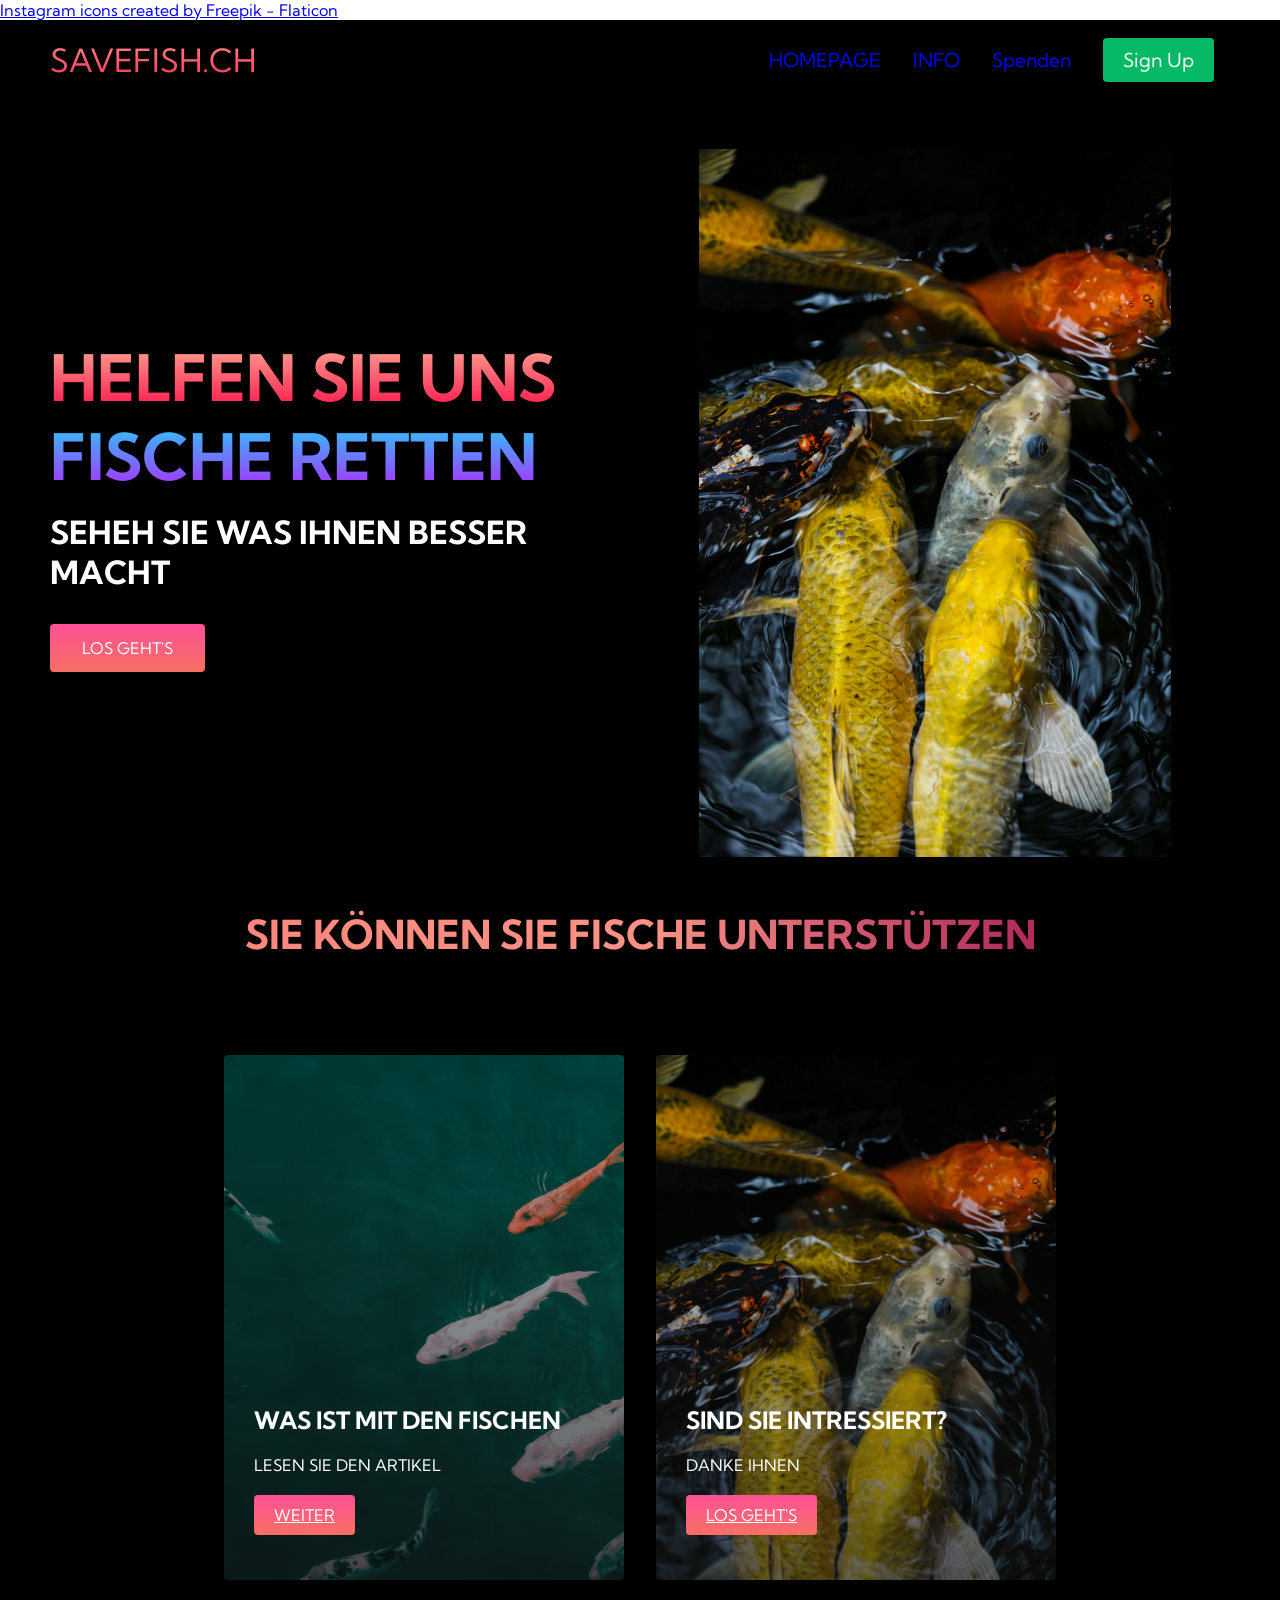
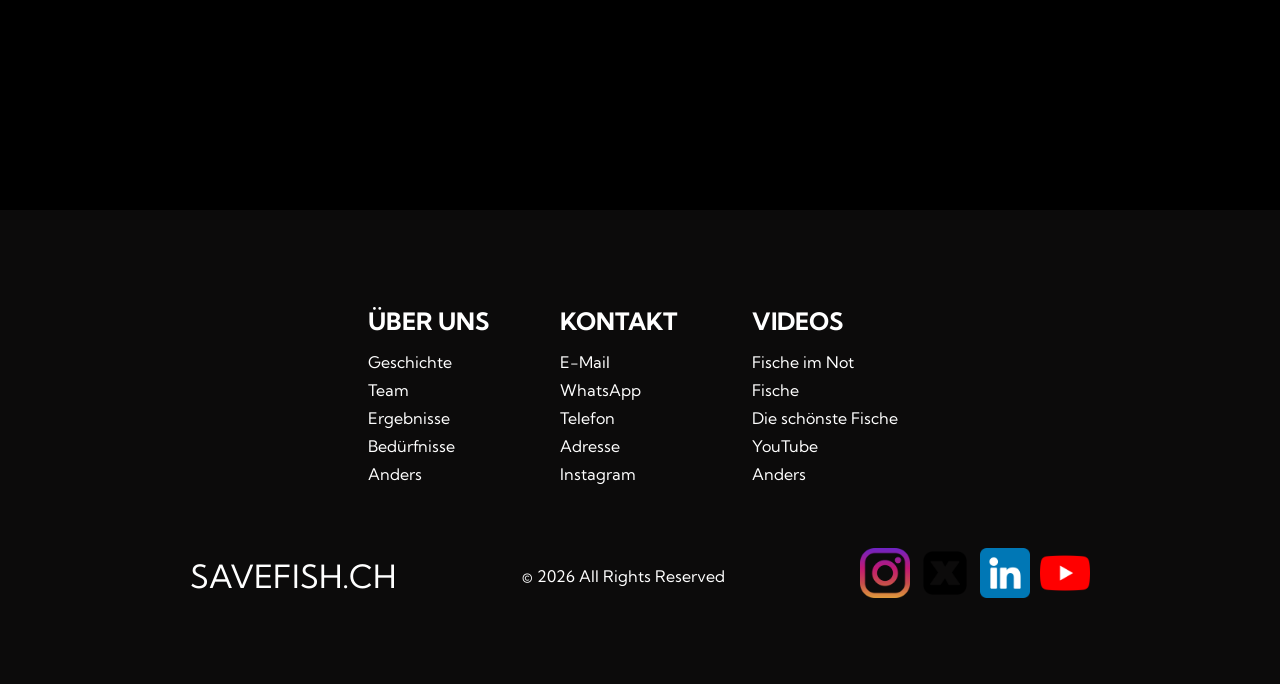
<file: index.html>
<!DOCTYPE html>
<html lang="en">
<head>
    <meta charset="UTF-8">
    <meta name="viewport" content="width=device-width, initial-scale=1.0">
    <title>SAVEFISH</title>
    <link rel="stylesheet" href="styles.css">
    <link rel="preconnect" href="https://fonts.googleapis.com">
<link rel="preconnect" href="https://fonts.gstatic.com" crossorigin>
<a href="https://www.flaticon.com/free-icons/instagram" title="instagram icons">Instagram icons created by Freepik - Flaticon</a>
<link href="https://fonts.googleapis.com/css2?family=Inter:ital,opsz,wght@0,14..32,100..900;1,14..32,100..900&family=Kumbh+Sans:wght,YOPQ@100..900,300&family=Montserrat:ital,wght@0,100..900;1,100..900&family=Open+Sans:ital,wght@0,300..800;1,300..800&family=Roboto:ital,wght@0,100..900;1,100..900&display=swap" rel="stylesheet">
</head>
<body>
    <nav class="navbar">
        <div class="navbar__container">
            <a href="index.html" id="navbar__logo">SAVEFISH.CH</a>
            <div class="navbar__toggle" id="mobile-menu">
                <span class="bar"></span> <span class="bar"></span>
                <span class="bar"></span>
            </div>
            <ul class="navbar__menu">
                <li class="navbar__item">
                    <a href="/" class="navbar__links">HOMEPAGE</a>
                </li>
                <li class="navbar__item">
                    <a href="tech.html" class="navbar__links">INFO</a>
                </li>
                <li class="navbar__item">
                    <a href="spenden.html" class="navbar__links">Spenden</a>
                </li>
                <li class="navbar__btn">
                    <a href="signup.html" class="button">Sign Up</a>
                </li>
            </ul>
        </div>
    </nav>
    <!--Zweite Sektion-->
    <div class="main">
        <div class="main__container">
            <div class="main__content">
                <h1>HELFEN SIE UNS</h1>
                <h2>FISCHE RETTEN</h2>
                <p>SEHEH SIE WAS IHNEN BESSER MACHT</p>
                <button class="main__btn"><a href="index.html">LOS GEHT'S</a></button>
            </div>
            <div class="main__img--container">
                <img src="images/fish4.jpg" alt="pic" id="main__img">
            </div>
        </div>
    </div>   

    <!--Services Sektion-->
    <div class="services">
        <h1>SIE KÖNNEN SIE FISCHE UNTERSTÜTZEN</h1>
        <div class="services__container">
            <div class="services__card">
                <h2>WAS IST MIT DEN FISCHEN</h2>
                <p>LESEN SIE DEN ARTIKEL</p>
                <a href="tech.html" class="weiter__button">WEITER</a>
            </div>
            <div class="services__card">
                <h2>SIND SIE INTRESSIERT?</h2>
                <p>DANKE IHNEN</p>
                <a href="spenden.html" class="weiter__button">LOS GEHT'S</a>
            </div>
        </div>
    </div>

    <!--Footer Sektion-->

    <div class="footer__container">
        <div class="footer__links">
            <div class="footer__link--wrapper">
                <div class="footer__link--items">
                    <h2>ÜBER UNS</h2>
                    <a href="/">Geschichte</a>
                    <a href="/">Team</a>
                    <a href="/">Ergebnisse</a>
                    <a href="/">Bedürfnisse</a>
                    <a href="/">Anders</a>
                </div>
                <div class="footer__link--items">
                    <h2>KONTAKT</h2>
                    <a href="/">E-Mail</a>
                    <a href="/">WhatsApp</a>
                    <a href="/">Telefon</a>
                    <a href="/">Adresse</a>
                    <a href="/">Instagram</a>
                </div>
             
                <div class="footer__link--items">
                    <h2>VIDEOS</h2>
                    <a href="/">Fische im Not</a>
                    <a href="/">Fische</a>
                    <a href="/">Die schönste Fische</a>
                    <a href="/">YouTube</a>
                    <a href="/">Anders</a>
               </div>    
            </div>   
        </div>
        <div class="social__media">
            <div class="social__media--wrap">
                <div class="footer__logo">
                    <a href="/" id="footer__logo"><i class="fas faa-gem"></i>SAVEFISH.CH</a>
                </div>
                <p class="website__rights">© 2026 All Rights Reserved</p>
                <div class="social__icons">
                    <a href="/" class="social__icon--link"
                     target="_blank">
                        <i class="fab fa-facebook"></i>
                    </a>
                    <a href="/" class="social__icon--link" target="_blank">
                       <img src="images/instagram (1).png" alt="Instagram">
                    </a>
                        
                    
                    <a href="/" class="social__icon--link"
                     target="_blank">
                        <img src="images/letter-x.png" alt="X">
                    </a>
                    <a href="/" class="social__icon--link"
                     target="_blank">
                        <img src="images/linkedin.png" alt="LinkedIn">
                    </a>
                    <a href="/" class="social__icon--link"
                     target="_blank">
                        <img src="images/youtube.png" alt="YouTube">
                    </a>
                </div>
            </div>
        </div>
    </div>    
    <script src="script.js"></script>
</body>
</html>
</file>
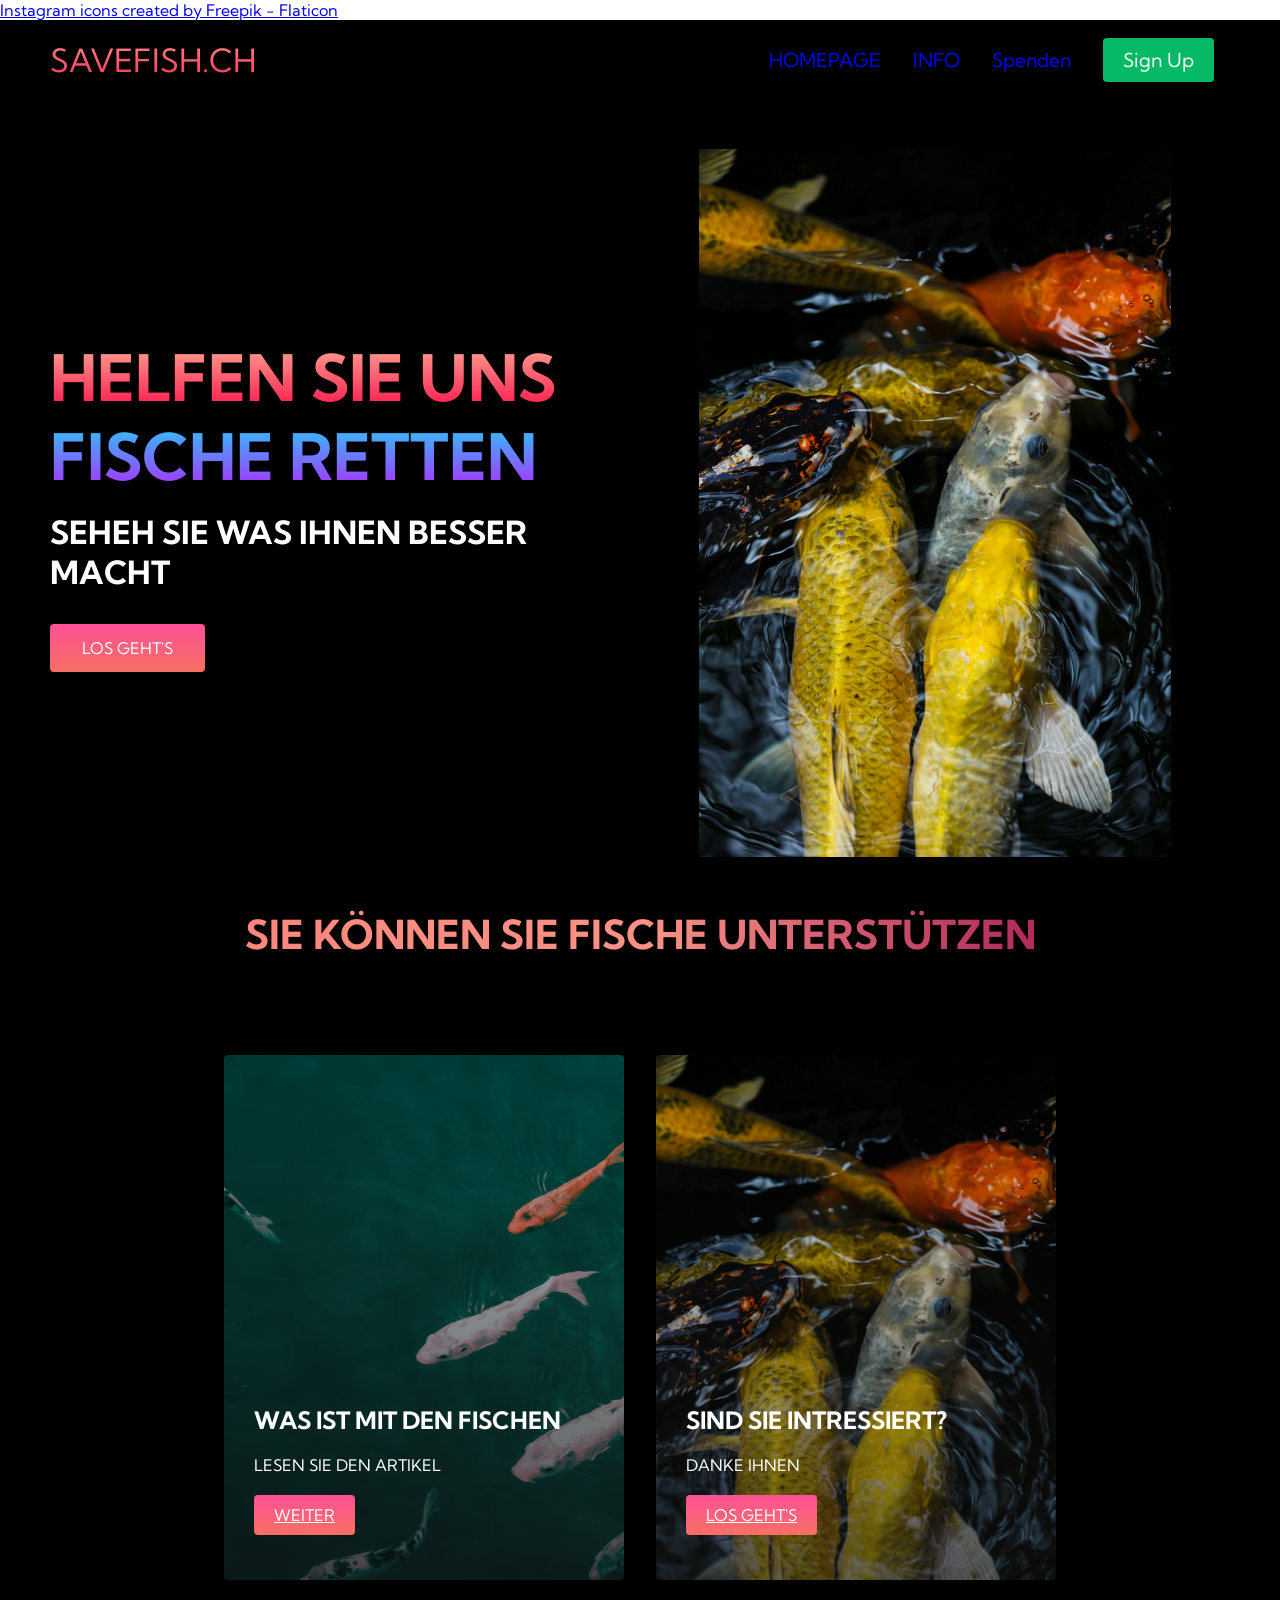
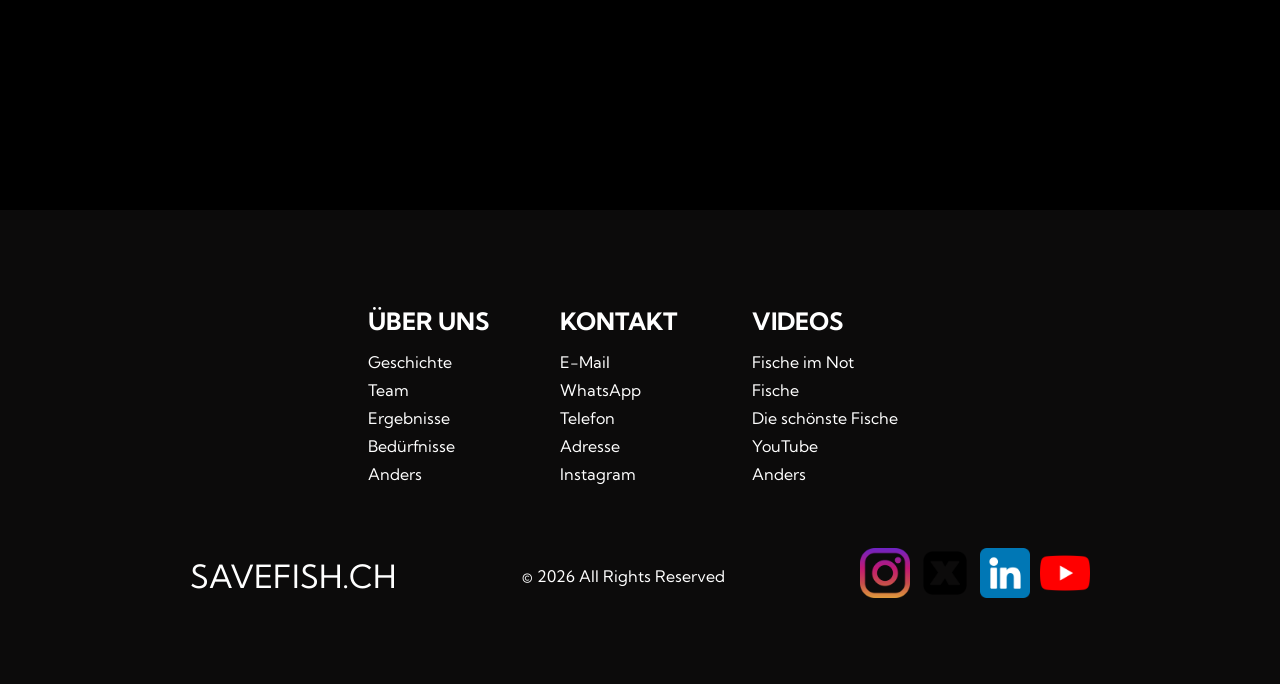
<file: aboutfish.html>
<!DOCTYPE html>
<html lang="en">
<head>
    <meta charset="UTF-8">
    <meta name="viewport" content="width=device-width, initial-scale=1.0">
    <title>SAVEFISH</title>
    <link rel="stylesheet" href="styles.css">
    <link rel="preconnect" href="https://fonts.googleapis.com">
<link rel="preconnect" href="https://fonts.gstatic.com" crossorigin>
<a href="https://www.flaticon.com/free-icons/instagram" title="instagram icons">Instagram icons created by Freepik - Flaticon</a>
<link href="https://fonts.googleapis.com/css2?family=Inter:ital,opsz,wght@0,14..32,100..900;1,14..32,100..900&family=Kumbh+Sans:wght,YOPQ@100..900,300&family=Montserrat:ital,wght@0,100..900;1,100..900&family=Open+Sans:ital,wght@0,300..800;1,300..800&family=Roboto:ital,wght@0,100..900;1,100..900&display=swap" rel="stylesheet">
</head>
<body>
    <nav class="navbar">
        <div class="navbar__container">
            <a href="index.html" id="navbar__logo">SAVEFISH.CH</a>
            <div class="navbar__toggle" id="mobile-menu">
                <span class="bar"></span> <span class="bar"></span>
                <span class="bar"></span>
            </div>
            <ul class="navbar__menu">
                <li class="navbar__item">
                    <a href="index.html" class="navbar__links">HOMEPAGE</a>
                </li>
                <li class="navbar__item">
                    <a href="tech.html" class="navbar__links">INFO</a>
                </li>
                <li class="navbar__item">
                    <a href="spenden.html" class="navbar__links">Spenden</a>
                </li>
                <li class="navbar__btn">
                    <a href="signup.html" class="button">Sign Up</a>
                </li>
            </ul>
        </div>
    </nav>
    <!--Zweite Sektion-->
    <div class="main">
        <div class="main__container">
            <div class="main__content">
                <h1>HELFEN SIE UNS</h1>
                <h2>FISCHE RETTEN</h2>
                <p>SEHEH SIE WAS IHNEN BESSER MACHT</p>
                <button class="main__btn"><a href="/">LOS GEHT'S</a></button>
            </div>
            <div class="main__img--container">
                <img src="images/fish4.jpg" alt="pic" id="main__img">
            </div>
        </div>
    </div>   

    <!--Services Sektion-->
    <div class="services">
        <h1>SIE KÖNNEN SIE FISCHE UNTERSTÜTZEN</h1>
        <div class="services__container">
            <div class="services__card">
                <h2>WAS IST MIT DEN FISCHEN</h2>
                <p>LESEN SIE DEN ARTIKEL</p>
                <a href="/" class="weiter__button">WEITER</a>
            </div>
            <div class="services__card">
                <h2>SIND SIE INTRESSIERT?</h2>
                <p>DANKE IHNEN</p>
                <a href="/" class="weiter__button">LOS GEHT'S</a>
            </div>
        </div>
    </div>

    <!--Footer Sektion-->

    <div class="footer__container">
        <div class="footer__links">
            <div class="footer__link--wrapper">
                <div class="footer__link--items">
                    <h2>ÜBER UNS</h2>
                    <a href="/">Geschichte</a>
                    <a href="/">Team</a>
                    <a href="/">Ergebnisse</a>
                    <a href="/">Bedürfnisse</a>
                    <a href="/">Anders</a>
                </div>
                <div class="footer__link--items">
                    <h2>KONTAKT</h2>
                    <a href="/">E-Mail</a>
                    <a href="/">WhatsApp</a>
                    <a href="/">Telefon</a>
                    <a href="/">Adresse</a>
                    <a href="/">Instagram</a>
                </div>
             
                <div class="footer__link--items">
                    <h2>VIDEOS</h2>
                    <a href="/">Fische im Not</a>
                    <a href="/">Fische</a>
                    <a href="/">Die schönste Fische</a>
                    <a href="/">YouTube</a>
                    <a href="/">Anders</a>
               </div>    
            </div>   
        </div>
        <div class="social__media">
            <div class="social__media--wrap">
                <div class="footer__logo">
                    <a href="/" id="footer__logo"><i class="fas faa-gem"></i>SAVEFISH.CH</a>
                </div>
                <p class="website__rights">© 2026 All Rights Reserved</p>
                <div class="social__icons">
                    <a href="/" class="social__icon--link"
                     target="_blank">
                        <i class="fab fa-facebook"></i>
                    </a>
                    <a href="/" class="social__icon--link" target="_blank">
                       <img src="images/instagram (1).png" alt="Instagram">
                    </a>
                        
                    
                    <a href="/" class="social__icon--link"
                     target="_blank">
                        <img src="images/letter-x.png" alt="X">
                    </a>
                    <a href="/" class="social__icon--link"
                     target="_blank">
                        <img src="images/linkedin.png" alt="LinkedIn">
                    </a>
                    <a href="/" class="social__icon--link"
                     target="_blank">
                        <img src="images/youtube.png" alt="YouTube">
                    </a>
                </div>
            </div>
        </div>
    </div>    
    <script src="script.js"></script>
</body>
</html>
</file>
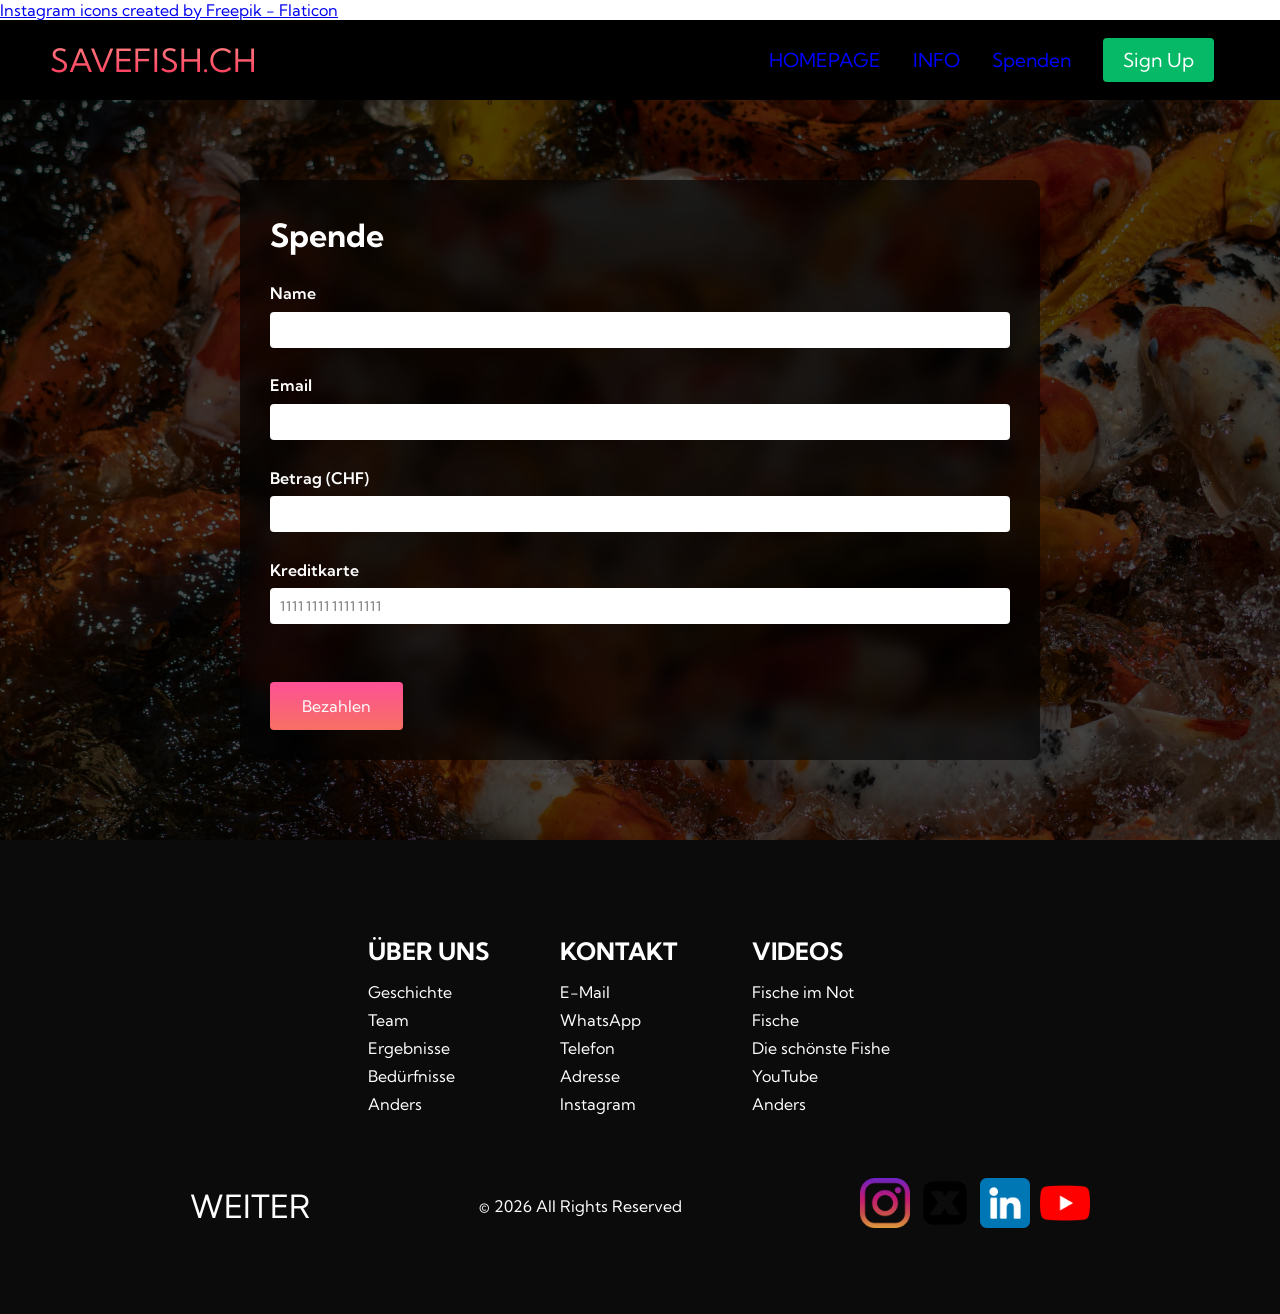
<file: payment.html>
<!DOCTYPE html>
<html lang="en">
<head>
    <meta charset="UTF-8">
    <meta name="viewport" content="width=device-width, initial-scale=1.0">
    <title>SAVEFISH</title>
    <link rel="stylesheet" href="styles.css">
    <link rel="preconnect" href="https://fonts.googleapis.com">
<link rel="preconnect" href="https://fonts.gstatic.com" crossorigin>
<a href="https://www.flaticon.com/free-icons/instagram" title="instagram icons">Instagram icons created by Freepik - Flaticon</a>
<link href="https://fonts.googleapis.com/css2?family=Inter:ital,opsz,wght@0,14..32,100..900;1,14..32,100..900&family=Kumbh+Sans:wght,YOPQ@100..900,300&family=Montserrat:ital,wght@0,100..900;1,100..900&family=Open+Sans:ital,wght@0,300..800;1,300..800&family=Roboto:ital,wght@0,100..900;1,100..900&display=swap" rel="stylesheet">
</head>
<body>
    <nav class="navbar">
        <div class="navbar__container">
            <a href="index.html" id="navbar__logo">SAVEFISH.CH</a>
            <div class="navbar__toggle" id="mobile-menu">
                <span class="bar"></span> <span class="bar"></span>
                <span class="bar"></span>
            </div>
            <ul class="navbar__menu">
                <li class="navbar__item">
                    <a href="index.html" class="navbar__links">HOMEPAGE</a>
                </li>
                <li class="navbar__item">
                    <a href="tech.html" class="navbar__links">INFO</a>
                </li>
                <li class="navbar__item">
                    <a href="spenden.html" class="navbar__links">Spenden</a>
                </li>
                <li class="navbar__btn">
                    <a href="signup.html" class="button">Sign Up</a>
                </li>
            </ul>
        </div>
    </nav>
    <!--Zweite Sektion-->
   <!-- <div class="main">
        <div class="main__container">
            <div class="main__content">
                <h1>SO KÖNNEN SIE UNS HELFEN</h1>
                <h2>FISCHE ZU RETTEN</h2>
                <p>SEHEH SIE WAS IHNEN BESSER MACHT</p>
                <button class="main__btn"><a href="/">LOS GEHT'S</a></button>
            </div>
            <div class="main__img--container">
                <img src="images/fish3.jpg" alt="pic" id="main__img">
            </div>
        </div>
    </div>   -->

    <!--Services Sektion-->
  <!--  <div class="services">
        <h1>SIE KÖNNEN SIE FISCHE UNTERSTÜTZEN</h1>
        <div class="services__container">
            <div class="services__card">
                <h2>WAS IST MIT DEN FISCHEN</h2>
                <p>DAS IST DIE LÖSUNG</p>
                <button>LOS GEHT'S</button>
            </div>
            <div class="services__card">
                <h2>SIND SIE INTRESSIERT?</h2>
                <p>DANKE IHNEN</p>
                <button>LOS GEHT'S</button>
            </div>
        </div>
    </div> -->
       <div class="info">
  <div class="info__container">
    <h1>Spende</h1>

    <form>
      <label>Name</label><br>
      <input type="text" required><br><br>

      <label>Email</label><br>
      <input type="email" required><br><br>

      <label>Betrag (CHF)</label><br>
      <input type="number" required><br><br>

      <label>Kreditkarte</label><br>
      <input type="text" placeholder="1111 1111 1111 1111"><br><br>

      <button type="submit" class="main__btn">Bezahlen</button>
    </form>
  </div>
</div>  
    <!--Footer Sektion-->

    <div class="footer__container">
        <div class="footer__links">
            <div class="footer__link--wrapper">
                <div class="footer__link--items">
                    <h2>ÜBER UNS</h2>
                    <a href="/">Geschichte</a>
                    <a href="/">Team</a>
                    <a href="/">Ergebnisse</a>
                    <a href="/">Bedürfnisse</a>
                    <a href="/">Anders</a>
                </div>
                <div class="footer__link--items">
                    <h2>KONTAKT</h2>
                    <a href="/">E-Mail</a>
                    <a href="/">WhatsApp</a>
                    <a href="/">Telefon</a>
                    <a href="/">Adresse</a>
                    <a href="/">Instagram</a>
                </div>
             
                <div class="footer__link--items">
                    <h2>VIDEOS</h2>
                    <a href="/">Fische im Not</a>
                    <a href="/">Fische</a>
                    <a href="/">Die schönste Fishe</a>
                    <a href="/">YouTube</a>
                    <a href="/">Anders</a>
               </div>    
            </div>   
        </div>
        <div class="social__media">
            <div class="social__media--wrap">
                <div class="footer__logo">
                    <a href="/" id="footer__logo"><i class="fas faa-gem"></i>WEITER</a>
                </div>
                <p class="website__rights">© 2026 All Rights Reserved</p>
                <div class="social__icons">
                    <a href="/" class="social__icon--link"
                     target="_blank">
                        <i class="fab fa-facebook"></i>
                    </a>
                    <a href="/" class="social__icon--link" target="_blank">
                       <img src="images/instagram (1).png" alt="Instagram">
                    </a>
                        
                    
                    <a href="/" class="social__icon--link"
                     target="_blank">
                        <img src="images/letter-x.png" alt="X">
                    </a>
                    <a href="/" class="social__icon--link"
                     target="_blank">
                        <img src="images/linkedin.png" alt="LinkedIn">
                    </a>
                    <a href="/" class="social__icon--link"
                     target="_blank">
                        <img src="images/youtube.png" alt="YouTube">
                    </a>
                </div>
            </div>
        </div>
    </div>    
    <script src="script.js"></script>
</body>
</html>
</file>
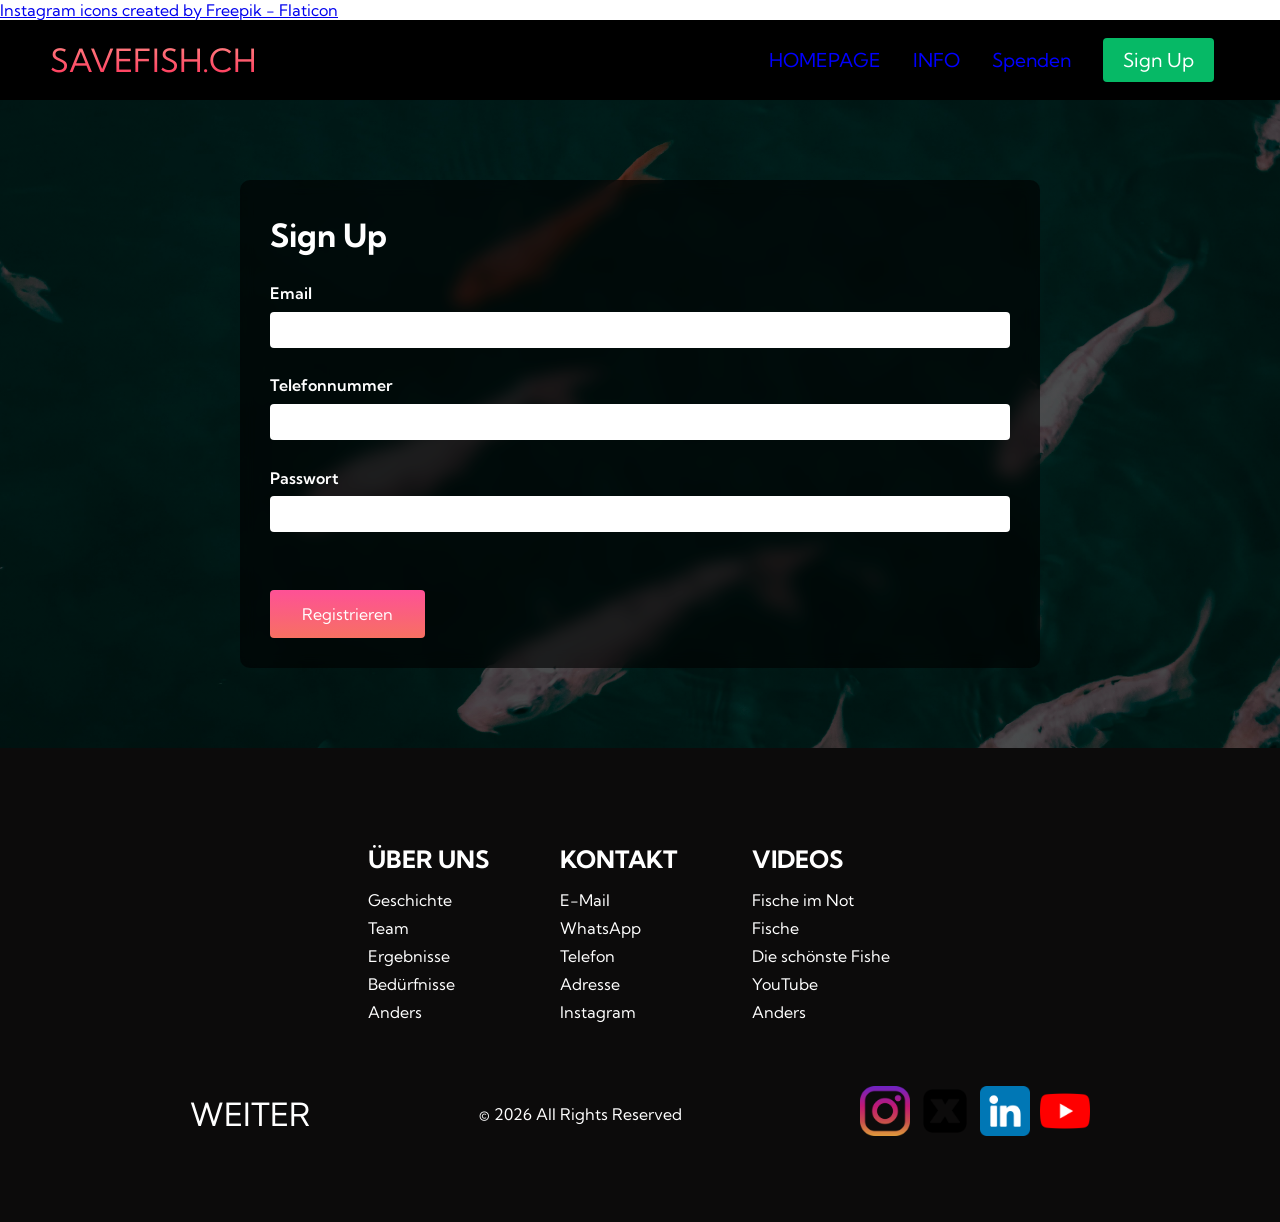
<file: signup.html>
<!DOCTYPE html>
<html lang="en">
<head>
    <meta charset="UTF-8">
    <meta name="viewport" content="width=device-width, initial-scale=1.0">
    <title>SAVEFISH</title>
    <link rel="stylesheet" href="styles.css">
    <link rel="preconnect" href="https://fonts.googleapis.com">
<link rel="preconnect" href="https://fonts.gstatic.com" crossorigin>
<a href="https://www.flaticon.com/free-icons/instagram" title="instagram icons">Instagram icons created by Freepik - Flaticon</a>
<link href="https://fonts.googleapis.com/css2?family=Inter:ital,opsz,wght@0,14..32,100..900;1,14..32,100..900&family=Kumbh+Sans:wght,YOPQ@100..900,300&family=Montserrat:ital,wght@0,100..900;1,100..900&family=Open+Sans:ital,wght@0,300..800;1,300..800&family=Roboto:ital,wght@0,100..900;1,100..900&display=swap" rel="stylesheet">
</head>
<body>
    <nav class="navbar">
        <div class="navbar__container">
            <a href="index.html" id="navbar__logo">SAVEFISH.CH</a>
            <div class="navbar__toggle" id="mobile-menu">
                <span class="bar"></span> <span class="bar"></span>
                <span class="bar"></span>
            </div>
            <ul class="navbar__menu">
                <li class="navbar__item">
                    <a href="index.html" class="navbar__links">HOMEPAGE</a>
                </li>
                <li class="navbar__item">
                    <a href="tech.html" class="navbar__links">INFO</a>
                </li>
                <li class="navbar__item">
                    <a href="spenden.html" class="navbar__links">Spenden</a>
                </li>
                <li class="navbar__btn">
                    <a href="signup.html" class="button">Sign Up</a>
                </li>
            </ul>
        </div>
    </nav>
    <!--Zweite Sektion-->
   <!-- <div class="main">
        <div class="main__container">
            <div class="main__content">
                <h1>SO KÖNNEN SIE UNS HELFEN</h1>
                <h2>FISCHE ZU RETTEN</h2>
                <p>SEHEH SIE WAS IHNEN BESSER MACHT</p>
                <button class="main__btn"><a href="/">LOS GEHT'S</a></button>
            </div>
            <div class="main__img--container">
                <img src="images/fish3.jpg" alt="pic" id="main__img">
            </div>
        </div>
    </div>   -->

    <!--Services Sektion-->
  <!--  <div class="services">
        <h1>SIE KÖNNEN SIE FISCHE UNTERSTÜTZEN</h1>
        <div class="services__container">
            <div class="services__card">
                <h2>WAS IST MIT DEN FISCHEN</h2>
                <p>DAS IST DIE LÖSUNG</p>
                <button>LOS GEHT'S</button>
            </div>
            <div class="services__card">
                <h2>SIND SIE INTRESSIERT?</h2>
                <p>DANKE IHNEN</p>
                <button>LOS GEHT'S</button>
            </div>
        </div>
    </div> -->
       <div class="signup">
        <div class="info__container">
            <h1>Sign Up</h1>

            <div>
                <label>Email</label><br>
                <input type="email" required><br><br>

                <label>Telefonnummer</label><br>
                <input type="tel"  required><br><br>

                <label>Passwort</label><br>
                <input type="password" required><br><br>

                <button type="submit" class="main__btn">Registrieren</button>
            </div>
        </div>
       </div>
    <!--Footer Sektion-->

    <div class="footer__container">
        <div class="footer__links">
            <div class="footer__link--wrapper">
                <div class="footer__link--items">
                    <h2>ÜBER UNS</h2>
                    <a href="/">Geschichte</a>
                    <a href="/">Team</a>
                    <a href="/">Ergebnisse</a>
                    <a href="/">Bedürfnisse</a>
                    <a href="/">Anders</a>
                </div>
                <div class="footer__link--items">
                    <h2>KONTAKT</h2>
                    <a href="/">E-Mail</a>
                    <a href="/">WhatsApp</a>
                    <a href="/">Telefon</a>
                    <a href="/">Adresse</a>
                    <a href="/">Instagram</a>
                </div>
             
                <div class="footer__link--items">
                    <h2>VIDEOS</h2>
                    <a href="/">Fische im Not</a>
                    <a href="/">Fische</a>
                    <a href="/">Die schönste Fishe</a>
                    <a href="/">YouTube</a>
                    <a href="/">Anders</a>
               </div>    
            </div>   
        </div>
        <div class="social__media">
            <div class="social__media--wrap">
                <div class="footer__logo">
                    <a href="/" id="footer__logo"><i class="fas faa-gem"></i>WEITER</a>
                </div>
                <p class="website__rights">© 2026 All Rights Reserved</p>
                <div class="social__icons">
                    <a href="/" class="social__icon--link"
                     target="_blank">
                        <i class="fab fa-facebook"></i>
                    </a>
                    <a href="/" class="social__icon--link" target="_blank">
                       <img src="images/instagram (1).png" alt="Instagram">
                    </a>
                        
                    
                    <a href="/" class="social__icon--link"
                     target="_blank">
                        <img src="images/letter-x.png" alt="X">
                    </a>
                    <a href="/" class="social__icon--link"
                     target="_blank">
                        <img src="images/linkedin.png" alt="LinkedIn">
                    </a>
                    <a href="/" class="social__icon--link"
                     target="_blank">
                        <img src="images/youtube.png" alt="YouTube">
                    </a>
                </div>
            </div>
        </div>
    </div>    
    <script src="script.js"></script>
</body>
</html>
</file>
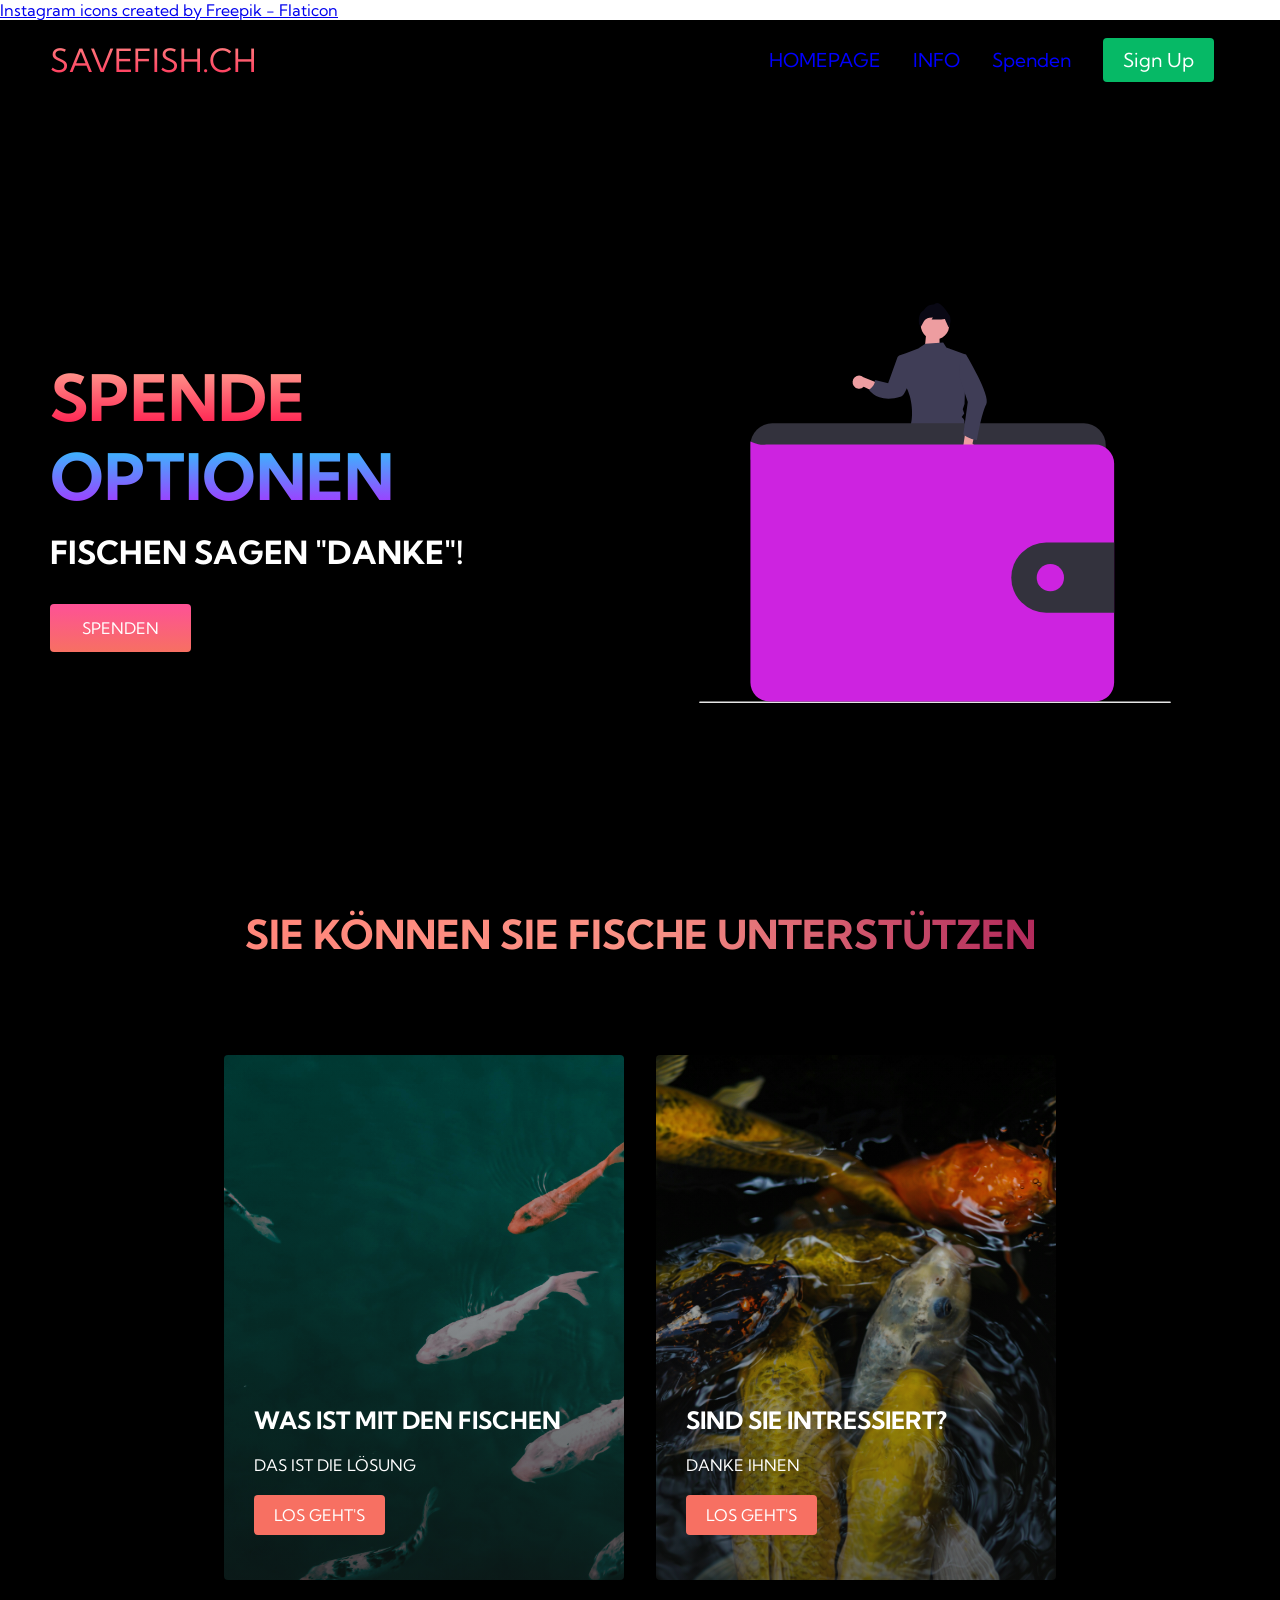
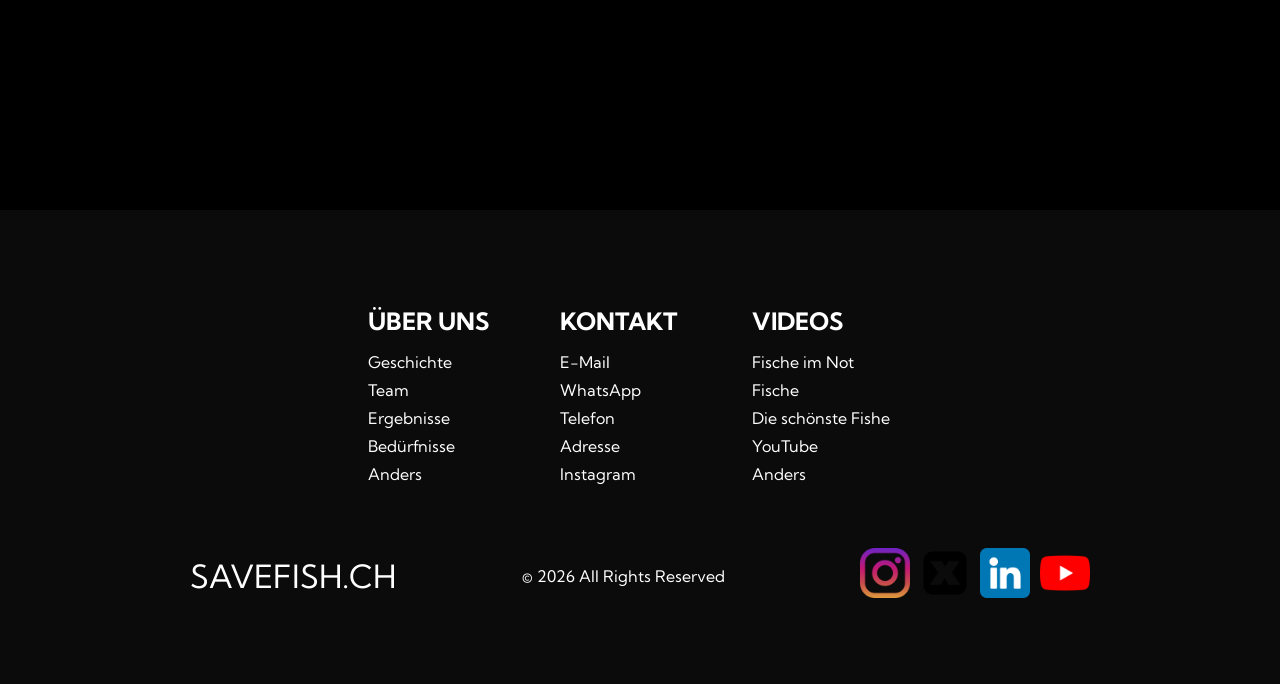
<file: spenden.html>
<!DOCTYPE html>
<html lang="en">
<head>
    <meta charset="UTF-8">
    <meta name="viewport" content="width=device-width, initial-scale=1.0">
    <title>SAVEFISH</title>
    <link rel="stylesheet" href="styles.css">
    <link rel="preconnect" href="https://fonts.googleapis.com">
<link rel="preconnect" href="https://fonts.gstatic.com" crossorigin>
<a href="https://www.flaticon.com/free-icons/instagram" title="instagram icons">Instagram icons created by Freepik - Flaticon</a>
<link href="https://fonts.googleapis.com/css2?family=Inter:ital,opsz,wght@0,14..32,100..900;1,14..32,100..900&family=Kumbh+Sans:wght,YOPQ@100..900,300&family=Montserrat:ital,wght@0,100..900;1,100..900&family=Open+Sans:ital,wght@0,300..800;1,300..800&family=Roboto:ital,wght@0,100..900;1,100..900&display=swap" rel="stylesheet">
</head>
<body>
    <nav class="navbar">
        <div class="navbar__container">
            <a href="/" id="navbar__logo">SAVEFISH.CH</a>
            <div class="navbar__toggle" id="mobile-menu">
                <span class="bar"></span> <span class="bar"></span>
                <span class="bar"></span>
            </div>
            <ul class="navbar__menu">
                <li class="navbar__item">
                    <a href="index.html" class="navbar__links">HOMEPAGE</a>
                </li>
                <li class="navbar__item">
                    <a href="tech.html" class="navbar__links">INFO</a>
                </li>
                <li class="navbar__item">
                    <a href="spenden.html" class="navbar__links">Spenden</a>
                </li>
                <li class="navbar__btn">
                    <a href="signup.html" class="button">Sign Up</a>
                </li>
            </ul>
        </div>
    </nav>
    <!--Zweite Sektion-->
    <div class="main">
        <div class="main__container">
            <div class="main__content">
                <h1>SPENDE</h1>
                <h2>OPTIONEN</h2>
                <p>FISCHEN SAGEN "DANKE"!</p>
                <button class="main__btn"><a href="/payment.html">SPENDEN</a></button>
            </div>
            <div class="main__img--container">
                <img src="images/undraw_empty-wallet_j0kn.svg" alt="pic" id="main__img">
            </div>
        </div>
    </div>   

    <!--Services Sektion-->
    <div class="services">
        <h1>SIE KÖNNEN SIE FISCHE UNTERSTÜTZEN</h1>
        <div class="services__container">
            <div class="services__card">
                <h2>WAS IST MIT DEN FISCHEN</h2>
                <p>DAS IST DIE LÖSUNG</p>
                <button>LOS GEHT'S</button>
            </div>
            <div class="services__card">
                <h2>SIND SIE INTRESSIERT?</h2>
                <p>DANKE IHNEN</p>
                <button>LOS GEHT'S</button>
            </div>
        </div>
    </div>

    <!--Footer Sektion-->

    <div class="footer__container">
        <div class="footer__links">
            <div class="footer__link--wrapper">
                <div class="footer__link--items">
                    <h2>ÜBER UNS</h2>
                    <a href="/">Geschichte</a>
                    <a href="/">Team</a>
                    <a href="/">Ergebnisse</a>
                    <a href="/">Bedürfnisse</a>
                    <a href="/">Anders</a>
                </div>
                <div class="footer__link--items">
                    <h2>KONTAKT</h2>
                    <a href="/">E-Mail</a>
                    <a href="/">WhatsApp</a>
                    <a href="/">Telefon</a>
                    <a href="/">Adresse</a>
                    <a href="/">Instagram</a>
                </div>
             
                <div class="footer__link--items">
                    <h2>VIDEOS</h2>
                    <a href="/">Fische im Not</a>
                    <a href="/">Fische</a>
                    <a href="/">Die schönste Fishe</a>
                    <a href="/">YouTube</a>
                    <a href="/">Anders</a>
               </div>    
            </div>   
        </div>
        <div class="social__media">
            <div class="social__media--wrap">
                <div class="footer__logo">
                    <a href="/" id="footer__logo"><i class="fas faa-gem"></i>SAVEFISH.CH</a>
                </div>
                <p class="website__rights">© 2026 All Rights Reserved</p>
                <div class="social__icons">
                    <a href="/" class="social__icon--link"
                     target="_blank">
                        <i class="fab fa-facebook"></i>
                    </a>
                    <a href="/" class="social__icon--link" target="_blank">
                       <img src="images/instagram (1).png" alt="Instagram">
                    </a>
                        
                    
                    <a href="/" class="social__icon--link"
                     target="_blank">
                        <img src="images/letter-x.png" alt="X">
                    </a>
                    <a href="/" class="social__icon--link"
                     target="_blank">
                        <img src="images/linkedin.png" alt="LinkedIn">
                    </a>
                    <a href="/" class="social__icon--link"
                     target="_blank">
                        <img src="images/youtube.png" alt="YouTube">
                    </a>
                </div>
            </div>
        </div>
    </div>    
    <script src="script.js"></script>
</body>
</html>
</file>
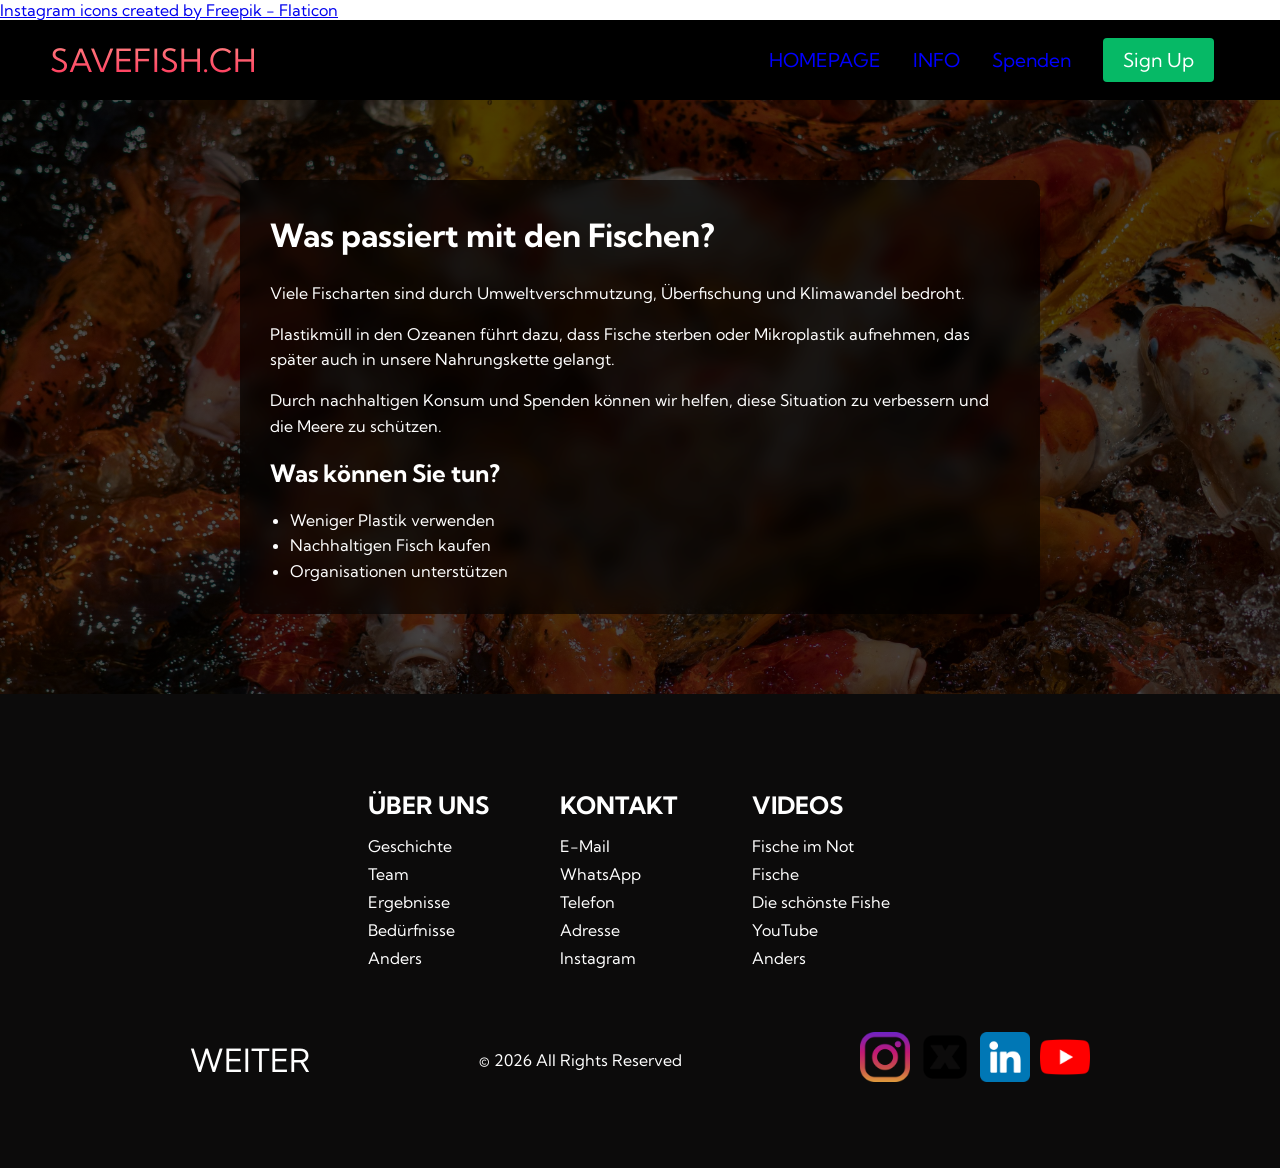
<file: tech.html>
<!DOCTYPE html>
<html lang="en">
<head>
    <meta charset="UTF-8">
    <meta name="viewport" content="width=device-width, initial-scale=1.0">
    <title>SAVEFISH</title>
    <link rel="stylesheet" href="styles.css">
    <link rel="preconnect" href="https://fonts.googleapis.com">
<link rel="preconnect" href="https://fonts.gstatic.com" crossorigin>
<a href="https://www.flaticon.com/free-icons/instagram" title="instagram icons">Instagram icons created by Freepik - Flaticon</a>
<link href="https://fonts.googleapis.com/css2?family=Inter:ital,opsz,wght@0,14..32,100..900;1,14..32,100..900&family=Kumbh+Sans:wght,YOPQ@100..900,300&family=Montserrat:ital,wght@0,100..900;1,100..900&family=Open+Sans:ital,wght@0,300..800;1,300..800&family=Roboto:ital,wght@0,100..900;1,100..900&display=swap" rel="stylesheet">
</head>
<body>
    <nav class="navbar">
        <div class="navbar__container">
            <a href="/" id="navbar__logo">SAVEFISH.CH</a>
            <div class="navbar__toggle" id="mobile-menu">
                <span class="bar"></span> <span class="bar"></span>
                <span class="bar"></span>
            </div>
            <ul class="navbar__menu">
                <li class="navbar__item">
                    <a href="index.html" class="navbar__links">HOMEPAGE</a>
                </li>
                <li class="navbar__item">
                    <a href="tech.html" class="navbar__links">INFO</a>
                </li>
                <li class="navbar__item">
                    <a href="spenden.html" class="navbar__links">Spenden</a>
                </li>
                <li class="navbar__btn">
                    <a href="signup.html" class="button">Sign Up</a>
                </li>
            </ul>
        </div>
    </nav>
    <!--Zweite Sektion-->
   <!-- <div class="main">
        <div class="main__container">
            <div class="main__content">
                <h1>SO KÖNNEN SIE UNS HELFEN</h1>
                <h2>FISCHE ZU RETTEN</h2>
                <p>SEHEH SIE WAS IHNEN BESSER MACHT</p>
                <button class="main__btn"><a href="/">LOS GEHT'S</a></button>
            </div>
            <div class="main__img--container">
                <img src="images/fish3.jpg" alt="pic" id="main__img">
            </div>
        </div>
    </div>   -->

    <!--Services Sektion-->
  <!--  <div class="services">
        <h1>SIE KÖNNEN SIE FISCHE UNTERSTÜTZEN</h1>
        <div class="services__container">
            <div class="services__card">
                <h2>WAS IST MIT DEN FISCHEN</h2>
                <p>DAS IST DIE LÖSUNG</p>
                <button>LOS GEHT'S</button>
            </div>
            <div class="services__card">
                <h2>SIND SIE INTRESSIERT?</h2>
                <p>DANKE IHNEN</p>
                <button>LOS GEHT'S</button>
            </div>
        </div>
    </div> -->
       <div class="info">
        <div class="info__container">
            <h1>Was passiert mit den Fischen?</h1>

            <p>
                Viele Fischarten sind durch Umweltverschmutzung,
                Überfischung und Klimawandel bedroht.
            </p>

            <p>
            Plastikmüll in den Ozeanen führt dazu, dass Fische
            sterben oder Mikroplastik aufnehmen, das später auch
            in unsere Nahrungskette gelangt.
        </p>

        <p>
            Durch nachhaltigen Konsum und Spenden können wir helfen,
            diese Situation zu verbessern und die Meere zu schützen.
        </p>

        <h2>Was können Sie tun?</h2>

        <ul>
            <li>Weniger Plastik verwenden</li>
            <li>Nachhaltigen Fisch kaufen</li>
            <li>Organisationen unterstützen</li>
        </ul>
        </div>
       </div>
    <!--Footer Sektion-->

    <div class="footer__container">
        <div class="footer__links">
            <div class="footer__link--wrapper">
                <div class="footer__link--items">
                    <h2>ÜBER UNS</h2>
                    <a href="/">Geschichte</a>
                    <a href="/">Team</a>
                    <a href="/">Ergebnisse</a>
                    <a href="/">Bedürfnisse</a>
                    <a href="/">Anders</a>
                </div>
                <div class="footer__link--items">
                    <h2>KONTAKT</h2>
                    <a href="/">E-Mail</a>
                    <a href="/">WhatsApp</a>
                    <a href="/">Telefon</a>
                    <a href="/">Adresse</a>
                    <a href="/">Instagram</a>
                </div>
             
                <div class="footer__link--items">
                    <h2>VIDEOS</h2>
                    <a href="/">Fische im Not</a>
                    <a href="/">Fische</a>
                    <a href="/">Die schönste Fishe</a>
                    <a href="/">YouTube</a>
                    <a href="/">Anders</a>
               </div>    
            </div>   
        </div>
        <div class="social__media">
            <div class="social__media--wrap">
                <div class="footer__logo">
                    <a href="/" id="footer__logo"><i class="fas faa-gem"></i>WEITER</a>
                </div>
                <p class="website__rights">© 2026 All Rights Reserved</p>
                <div class="social__icons">
                    <a href="/" class="social__icon--link"
                     target="_blank">
                        <i class="fab fa-facebook"></i>
                    </a>
                    <a href="/" class="social__icon--link" target="_blank">
                       <img src="images/instagram (1).png" alt="Instagram">
                    </a>
                        
                    
                    <a href="/" class="social__icon--link"
                     target="_blank">
                        <img src="images/letter-x.png" alt="X">
                    </a>
                    <a href="/" class="social__icon--link"
                     target="_blank">
                        <img src="images/linkedin.png" alt="LinkedIn">
                    </a>
                    <a href="/" class="social__icon--link"
                     target="_blank">
                        <img src="images/youtube.png" alt="YouTube">
                    </a>
                </div>
            </div>
        </div>
    </div>    
    <script src="script.js"></script>
</body>
</html>
</file>
<file: styles.css>
* {
    box-sizing: border-box;
    margin: 0;
    padding: 0;
    font-family: 'Kumbh Sans', sans-serif;
}

.navbar {
    background: black;
    height: 80px;
    display: flex;
    justify-content: center;
    align-items: center;
    font-size: 1.2rem;
    position: sticky;
    top: 0;
    z-index: 999;

}

.navbar__container {
    display: flex;
    justify-content: space-between;
    height: 80px;
    width: 100%;
    max-width: 1300px;
    margin: 0 auto;
    padding: 0 50px;
}

#navbar__logo {
    background-color: purple;
    background-image: linear-gradient(to top, #ff0844 0%, #ffb199 100%);
    background-size: 100%;
    -webkit-background-clip: text;
    -moz-background-clip: text;
    -webkit-text-fill-color: transparent;
    -moz-text-fill-color: transparent;
    display: flex;
    align-items: center;
    cursor: pointer;
    text-decoration: none;
    font-size: 2rem;
}

.fa-gem {
    margin-right: 0.5rem;
}

.navbar__menu {
display: flex;
align-items: center;
list-style: none;
text-align: center;
}

.navbar__item {
    height: 80px;
}

.navbar__links {
    color: white;
    display:  flex;
    align-items: center;
    justify-content: center;
    text-decoration: none;
    padding: 0 1rem;
    height: 100%
}

.navbar__btn {
    display: flex;
    justify-content: center;
    align-items: center;
    padding: 0 1rem;
    width: 100%
}

.button {
    display: flex;
    justify-content: center;
    align-self: center;
    text-decoration: none;
    padding: 10px 20px;
    height: 100%;
    width: 100%;
    border: none;
    outline: none;
    border-radius: 4px;
    background: rgb(6, 185, 102);
    color: white;
}

.button:hover {
    background: green;
    transition: all 0.4s ease;
}

.navbar__links {
    color:blue;
    transition: all 0.3s ease;
}

.navbar__links:hover {
    color: #ff0844;
    transform: scale(1.1);
}

@media screen and (max-width: 960px) {
    .navbar__container {
        display: flex;
        justify-content: space-between;
        height: 80px;
        z-index: 1;
        width: 100%;
        max-width: 1300px;
        padding: 0;
    }

    .navbar__menu {
        display: flex;
        grid-template-columns: auto;
        margin: 0;
        width: 100%;
        position: absolute;
        top: -1000px;
        opacity: 0;
        transition: all 0.6s ease;
        height: 50vh;
        z-index: -1;
    }

   .navbar__menu.active {
    background: black;
    top: 100%;
    opacity: 1;
    transition: all 0.6sec ease;
    z-index: 99;
    height: 50vh;
    font-size: 1.6rem;
   }

    #navbar__logo {
        padding-left: 25px;
    }

    .navbar__toggle .bar {
        width: 25px;
        height: 3px;
        margin: 5px auto;
        transition: all 0.4sec ease-in-out;
        background: white
    }

    .navbar__item {
        width: 100%;
    }

    .navbar__links {
        text-align: center;
        padding: 2rem;
        width: 100%;
        display: table;
    }

    #mobile-menu {
        position: absolute;
        top: 20%;
        right: 5%;
        transform: translate(5%, 20%);
    }

    .navbar__btn {
        padding-bottom: 2rem;

    }

     .button {
        display: flex;
        justify-content: center;
        align-items: center;
        width: 80%;
        height: 80px;
        margin: 0;
     }

     .navbar__toggle .bar {
        display: block;
        cursor: pointer;
     }

     #mobile-menu.is-active .bar:nth-child(2) {
        opacity: 0;
     }

       #mobile-menu.is-active .bar:nth-child(1) {
        transform: translateY(8px) rotate(45deg);
     }

      #mobile-menu.is-active .bar:nth-child(3) {
        transform: translateY(-8px) rotate(-45deg);
     }
}

.main {
    background-color: black;
}

.main__container {

    display: grid;
    grid-template-columns: 1fr 1fr;
    align-items: center;
    justify-self: center;
    margin: 0 auto;
    height: 90vh;
    background-color: black;
    z-index: 1;
    width: 100%;
    max-width: 1300px;
    padding: 0 50px;
}

.main__content h1 {
    font-size: 4rem;
    background-color: #ff8177;
    background-image: linear-gradient(to top, #ff0844 0%, #ffb199 100%);
    background-size: 100%;
    -webkit-background-clip: text;
    -moz-background-clip: text;
    -webkit-text-fill-color: transparent;
    -moz-text-fill-color: transparent;
}

.main__content h2 {
    font-size: 4rem;
    background-color: #ff8177;
    background-image: linear-gradient(to top, #b721ff 0%, #21d4fd 100%);
    background-size: 100%;
    -webkit-background-clip: text;
    -moz-background-clip: text;
    -webkit-text-fill-color: transparent;
    -moz-text-fill-color: transparent;
}

.main__content p {
    color: white;
    margin-top: 1rem;
    font-size: 2rem;
    font-weight: 700;
}

.main__btn {
    font-size: 1rem;
    background-image: linear-gradient(to top, #f77062 0%, #fe5196 100%);
    padding: 14px 32px;
    border: none;
    border-radius: 4px;
    color: #fff;
    margin-top: 2rem;
    cursor: pointer;
    position: relative;
    transition: all 0.4sec;
    outline: none;
}

.main__btn a {
    position: relative;
    z-index: 2;
    color: #fff;
    text-decoration: none;   
}

.main__btn:after {
    position: absolute;
    content: '';
    top: 0;
    left: 0;
    width: 0;
    height: 100%;
    background: #4837ff;
    transition: all 0.4s;
    border-radius: 4p;
}

.main__btn:hover {
    color: #fff;
}

.main__btn:hover:after {
    width: 100%;
}

.weiter__button {
    display: inline-block;
    padding: 10px 20px;
    border-radius: 4px;
    background: linear-gradient(to top, #f77062 0%, #fe5196 100%);
    transition: 0.4s ease;
    color: white;
    border: none;
    cursor: pointer;
    position: absolute;
    top: 440px;
    left: 30px;
}

.weiter__button:hover {
    color: green;
}

.main__img--container {
    text-align: center;
}

#main__img {
    height: 80%;
    width: 80%;
}

@media screen and (max-width: 768px) {
    .main__container {
        display: grid;
        grid-template-columns: auto;
        align-items: center;
        justify-self: center;
        width: 100%;
        margin: 0 auto;
        height: 90vh;
    }

    .main__content {
        text-align: center;
        margin-bottom: 4rem;
    }

    .main__content h1 {
        font-size: 2.5rem;
        margin-top: 2rem;
    }

    .main__content h2 {
        font-size: 3rem;
    }

    .main__content p {
        margin-top: 1rem;
        font-size: 1.5rem;
    }
}

@media screen and (max-width: 480px) {
    .main__content h1 {
        font-size: 2rem;
        margin-top: 3rem;
    }

    .main__content h2 {
        font-size: 2rem;
    }

    .main__content p {
        margin-top: 2rem;
        font-size: 1.5rem;
    }

    .main__btn {
        padding: 12px 36px;
        margin: 2.5rem 0;
    }
}

/* services sektion */

.services {
    background: black;
    display: flex;
    flex-direction: column;
    align-items: center;
    height: 100vh;
}

.services h1 {
    background-color: #ff8177;
    background-image: linear-gradient(to right, #ff8177 0, #ff867a 0%, #ff8c7f 21%, #f99185 52%,
     #cf556c 78%, #b12a5b 100% );
     background-size: 100%;
     margin-bottom: 5rem;
     font-size: 2.5rem;
     -webkit-background-clip: text;
    -moz-background-clip: text;
    -webkit-text-fill-color: transparent;
    -moz-text-fill-color: transparent;
}

.services__container {
    display: flex;
    justify-content: center;
    flex-wrap: wrap;
}

.services__card {
    margin: 1rem;
    height: 525px;
    width: 400px;
    border-radius: 4px;
    background-image: linear-gradient(to bottom, rgba(0, 0, 0, 0) 0%, rgba(17,17,17, 0.6) 100%),url('/images/fish1.jpg');
    background-size: cover;
    position: relative;
    color: white;
}

.services__card:nth-child(2) {
    background-image: linear-gradient(to bottom, rgba(0, 0, 0, 0) 0%, rgba(17,17,17, 0.6) 100%),url('/images/fish2.jpg');
}

.services h2 {
    position: absolute;
    top: 350px;
    left: 30px;
}

.services__card p {
    position: absolute;
    top: 400px;
    left: 30px;
}

.services__card button {
    color: white;
    padding: 10px 20px;
    border: none;
    outline: none;
    border-radius: 4px;
    background: #f77062;
    position: absolute;
    top: 440px;
    left: 30px;
    font-size: 1rem;
    cursor: pointer;
}

.services__card:hover {
    transform: scale(1.075);
    transition: 0.5s ease-in;
    cursor: pointer;
}

@media screen and (max-width: 960px) {
    .services {
        height: 1600px;
    }

    .services h1 {
        font-size: 2rem;
        margin-top: 12rem;
    }
}

@media screen and (max-width: 480px) {
    .services {
        height: 1400px;
    }

    .services h1 {
        font-size: 1.2rem;
    }

    .services__card {
        width: 300px;
    }
}

/* footer */

.footer__container {
    background-color: rgb(12, 11, 11);
    padding: 5rem 0;
    display: flex;
    flex-direction: column;
    justify-content: center;
    align-items: center;

}

#footer__logo {
    color: white;
    display: flex;
    align-items: center;
    cursor: pointer;
    text-decoration: none;
    font-size: 2rem;
}

.footer__links {
    width: 100%;
    max-width: 1000px;
    display: flex;
    justify-content: center;
}

.footer__link--wrapper {
    display: flex;
}

.footer__link--items {
    display: flex;
    flex-direction: column;
    align-items: flex-start;
    margin: 16px;
    text-align: left;
    width: 160px;
    box-sizing: border-box;
}

.footer__link--items h2 {
    margin-bottom: 16px;
}

.footer__link--items h2 {
    color: white;
}

.footer__link--items a {
    color: white;
    text-decoration: none;
    margin-bottom: 0.5rem;
}

.footer__link--items a:hover {
    color: #e9e9e9;
    transition: 0.6s ease-out;
}

.social__icon--link {
    font-size: 24px;
}

.social__icon--link img {
    width: 50px;
    height: 50px;
    object-fit: contain;
    
}

.social__icons {
    display: flex;
    justify-content: space-between;
    align-items: center;
    width: 240px;
    gap: 8px;
}

.social__media {
    max-width: 1000px;
    width: 100%;
}

.social__media--wrap {
    display: flex;
    justify-content: space-between;
    align-items: center;
    width: 90%;
    max-width: 1000px;
    margin: 40px auto 0 auto;
}

.social__logo {
    color: white;
    justify-self: flex-start;
    margin-left: 20px;
    cursor: pointer;
    text-decoration: none;
    font-size: 2rem;
    display: flex;
    align-items: center;
    margin-bottom: 16px;
}

.website__rights {
    color: white;
}

@media screen and (max-width: 820x) {
    .footer__link {
        padding-top: 2rem;
    }
    
    #footer__logo {
        margin-bottom: 2rem;
    }

    .website__rights {
        margin-bottom: 2rem;
    }

    .footer__link--wrapper {
        flex-direction: column;
    }

    .social__media--wrap {
        flex-direction: column;
    }
}

@media screen and (max-width: 480px) {
    .footer__link--items {
        margin: 0;
        padding: 10px;
        width: 100%;
    }
}

.info {
    background: linear-gradient(rgba(0, 0, 0, 0.7), rgba(0, 0, 0, 0.7)), url("./images/fish3.jpg");
    background-size: cover;
    background-position: center;
    background-repeat: no-repeat;
    background-attachment: fixed;
    color: white;
    padding: 80px 20px;
}

.info__container {
    max-width: 800px;
    margin: 0 auto;
    line-height: 1.6;
    background:  rgba(0, 0, 0, 0.6);
    padding: 30px;
    border-radius: 10px;
    backdrop-filter: blur(8px);
}

.info__container h1 {
    font-size: 2rem;
    margin-bottom: 20px;
}

.info__container h2 {
    margin-bottom: 15px;
}

.info__container p {
    margin-bottom: 15px;
}

.info__container ul {
    padding-left: 20px;
}

.info__container input {
    width: 100%;
    padding: 10px;
    margin-top: 5px;
    border-radius: 4px;
    border: none;
    outline: none;
}

.info__container label {
    font-weight: 600;
}

.signup {
    background: linear-gradient(rgba(0,0,0,0.6), rgba(0,0,0,0.6)), url("images/fish1.jpg");
    background-size: cover;
    background-position: center;
    background-repeat: no-repeat;
    background-attachment: fixed;
    color: white;
    padding: 80px 20px;
}
</file>
